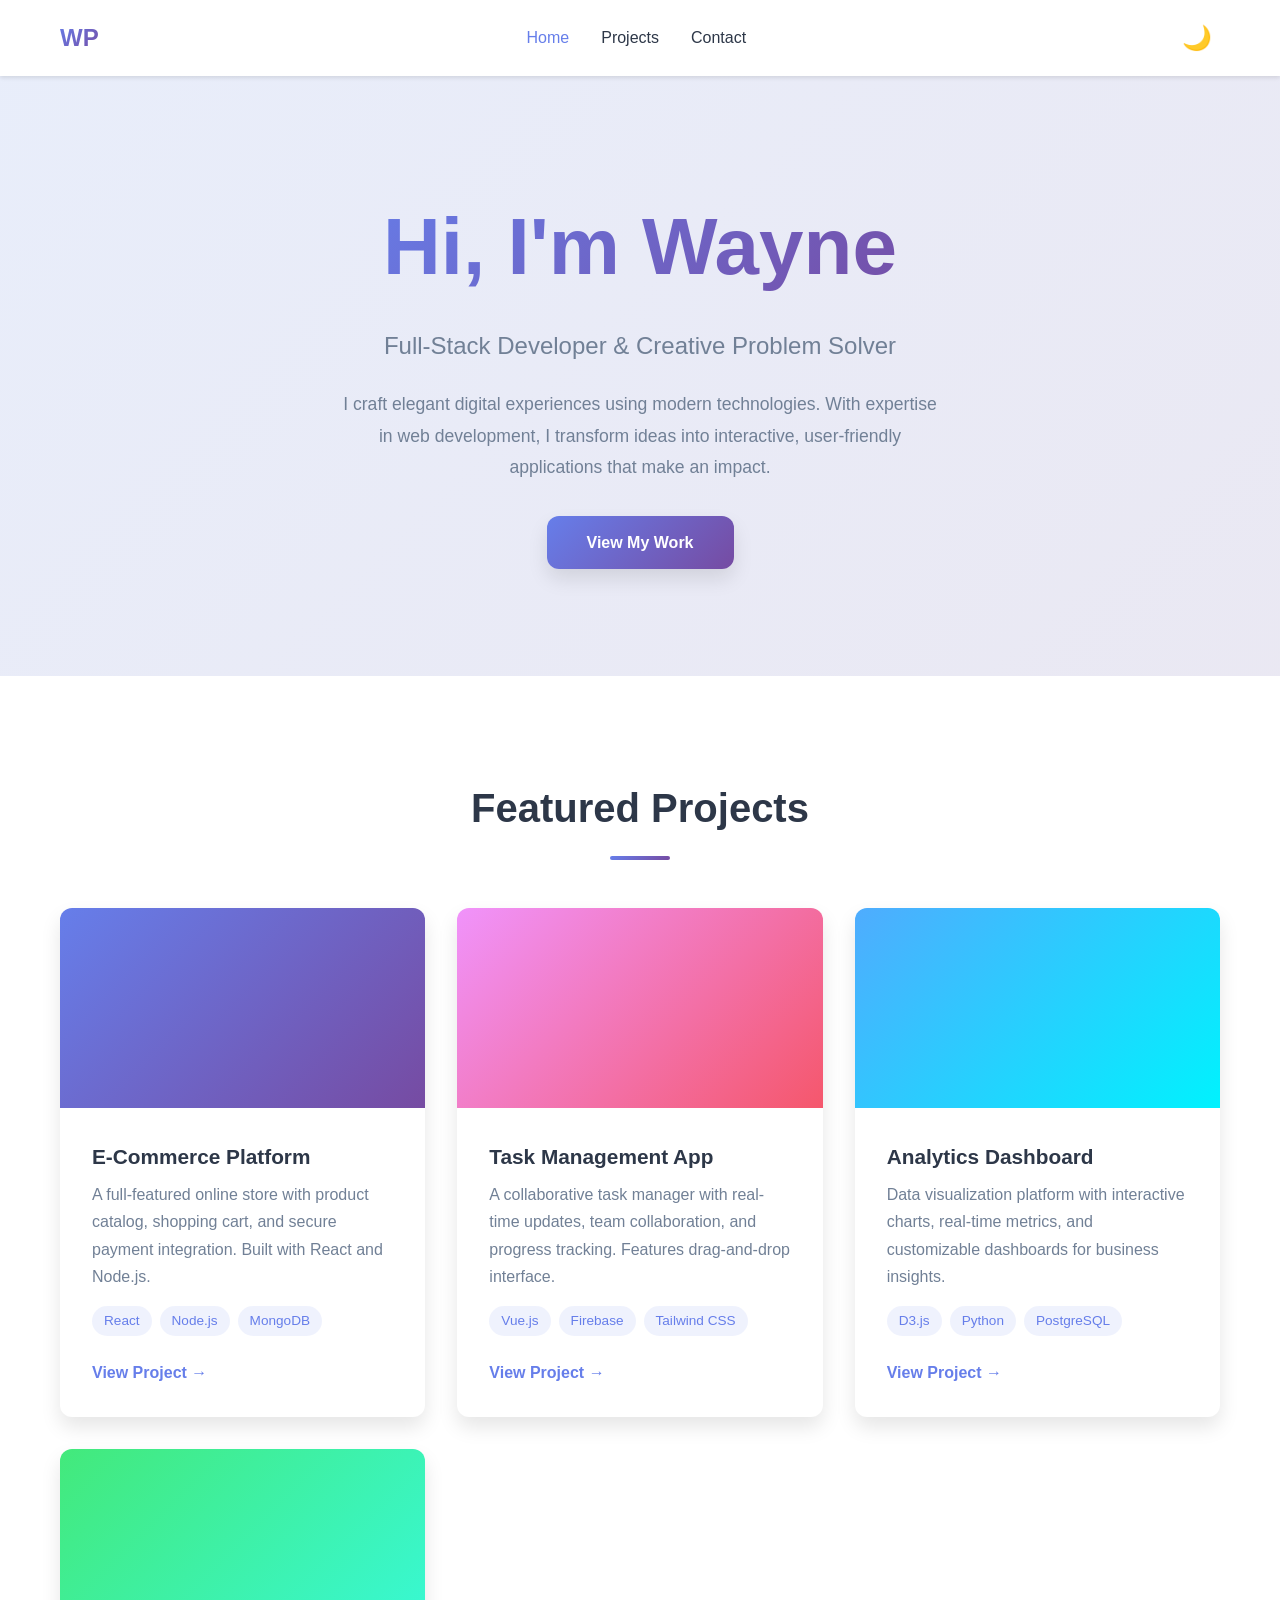
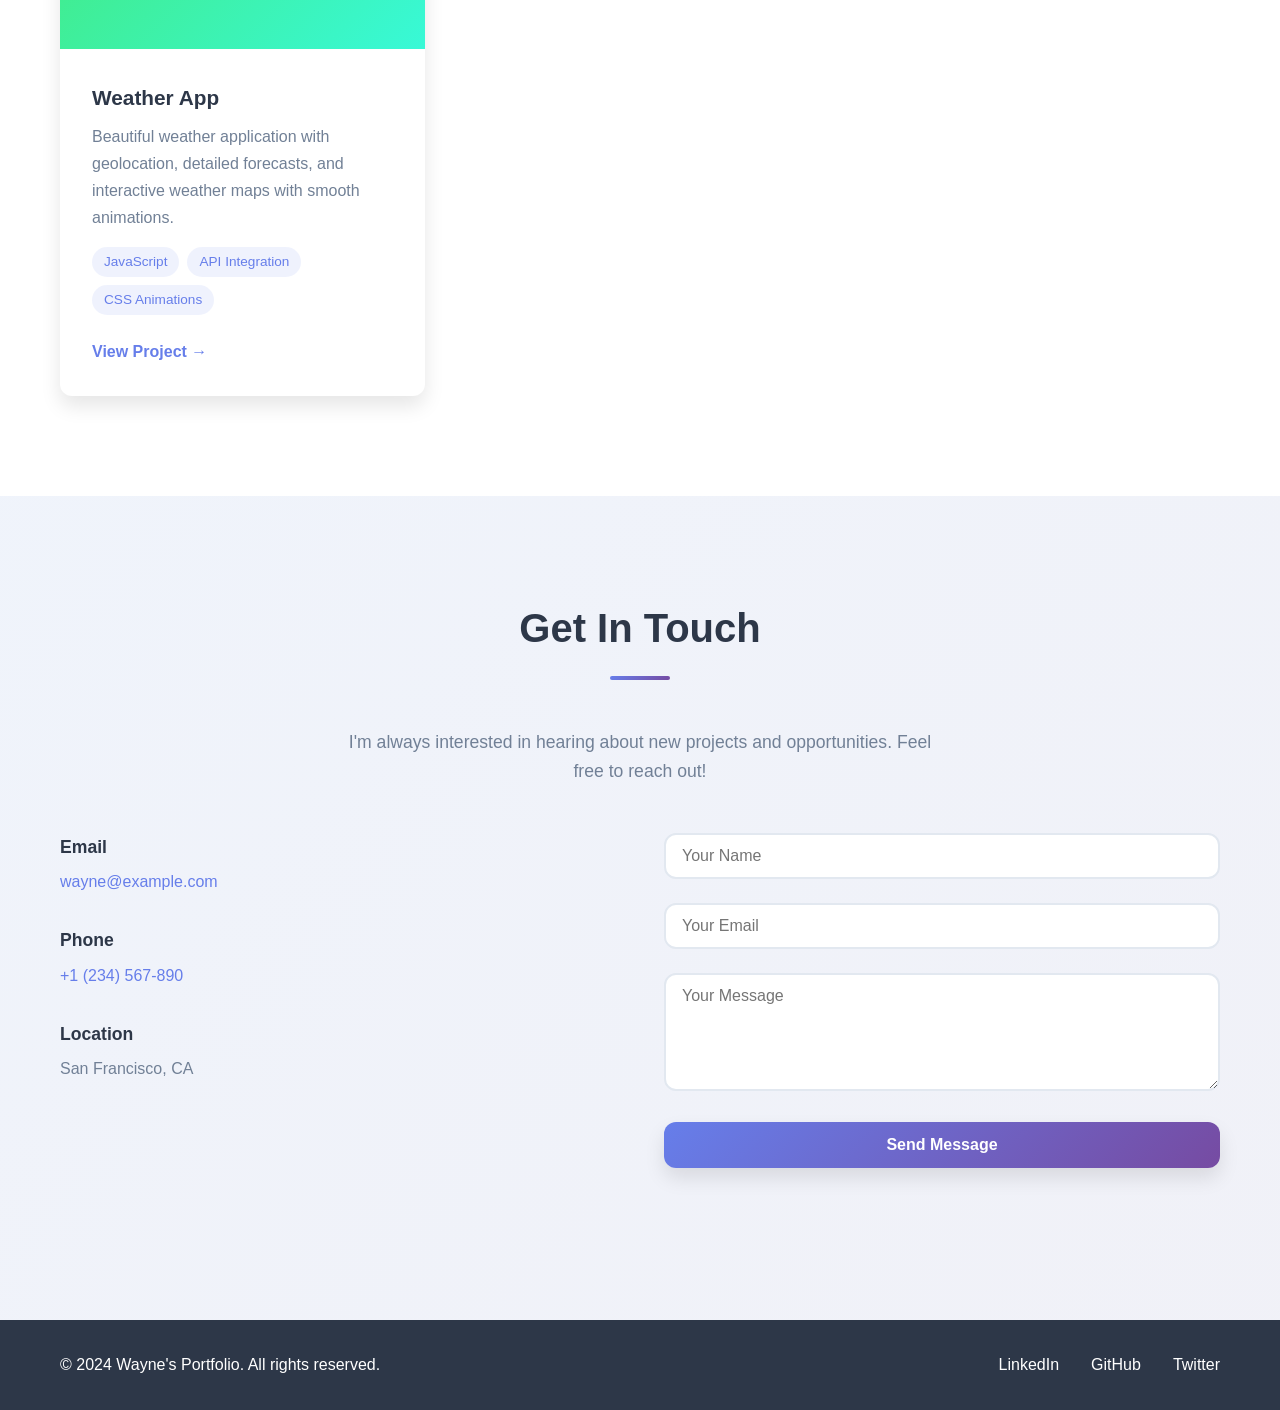
<file: myportfolio/index.html>
<!DOCTYPE html>
<html lang="en">
<head>
    <meta charset="UTF-8">
    <meta name="viewport" content="width=device-width, initial-scale=1.0">
    <title>Wayne's Portfolio</title>
    <link rel="stylesheet" href="styles.css">
</head>
<body>
    <!-- Navigation -->
    <nav class="navbar">
        <div class="container">
            <div class="nav-content">
                <div class="logo">WP</div>
                <ul class="nav-links">
                    <li><a href="#home">Home</a></li>
                    <li><a href="#projects">Projects</a></li>
                    <li><a href="#contact">Contact</a></li>
                </ul>
                <button id="themeToggle" class="theme-toggle" aria-label="Toggle dark mode">
                    <span class="theme-icon">🌙</span>
                </button>
            </div>
        </div>
    </nav>

    <!-- Header / Hero Section -->
    <header id="home" class="hero">
        <div class="container">
            <div class="hero-content">
                <h1 class="hero-title">Hi, I'm Wayne</h1>
                <p class="hero-subtitle">Full-Stack Developer & Creative Problem Solver</p>
                <p class="hero-bio">
                    I craft elegant digital experiences using modern technologies. 
                    With expertise in web development, I transform ideas into interactive, 
                    user-friendly applications that make an impact.
                </p>
                <a href="#projects" class="cta-button">View My Work</a>
            </div>
        </div>
    </header>

    <!-- Projects Section -->
    <section id="projects" class="projects">
        <div class="container">
            <h2 class="section-title">Featured Projects</h2>
            <div class="projects-grid">
                <!-- Project Card 1 -->
                <div class="project-card">
                    <div class="project-image" style="background: linear-gradient(135deg, #667eea 0%, #764ba2 100%);"></div>
                    <div class="project-content">
                        <h3 class="project-title">E-Commerce Platform</h3>
                        <p class="project-description">
                            A full-featured online store with product catalog, shopping cart, 
                            and secure payment integration. Built with React and Node.js.
                        </p>
                        <div class="project-tags">
                            <span class="tag">React</span>
                            <span class="tag">Node.js</span>
                            <span class="tag">MongoDB</span>
                        </div>
                        <a href="#" class="project-link">View Project →</a>
                    </div>
                </div>

                <!-- Project Card 2 -->
                <div class="project-card">
                    <div class="project-image" style="background: linear-gradient(135deg, #f093fb 0%, #f5576c 100%);"></div>
                    <div class="project-content">
                        <h3 class="project-title">Task Management App</h3>
                        <p class="project-description">
                            A collaborative task manager with real-time updates, team collaboration, 
                            and progress tracking. Features drag-and-drop interface.
                        </p>
                        <div class="project-tags">
                            <span class="tag">Vue.js</span>
                            <span class="tag">Firebase</span>
                            <span class="tag">Tailwind CSS</span>
                        </div>
                        <a href="#" class="project-link">View Project →</a>
                    </div>
                </div>

                <!-- Project Card 3 -->
                <div class="project-card">
                    <div class="project-image" style="background: linear-gradient(135deg, #4facfe 0%, #00f2fe 100%);"></div>
                    <div class="project-content">
                        <h3 class="project-title">Analytics Dashboard</h3>
                        <p class="project-description">
                            Data visualization platform with interactive charts, real-time metrics, 
                            and customizable dashboards for business insights.
                        </p>
                        <div class="project-tags">
                            <span class="tag">D3.js</span>
                            <span class="tag">Python</span>
                            <span class="tag">PostgreSQL</span>
                        </div>
                        <a href="#" class="project-link">View Project →</a>
                    </div>
                </div>

                <!-- Project Card 4 -->
                <div class="project-card">
                    <div class="project-image" style="background: linear-gradient(135deg, #43e97b 0%, #38f9d7 100%);"></div>
                    <div class="project-content">
                        <h3 class="project-title">Weather App</h3>
                        <p class="project-description">
                            Beautiful weather application with geolocation, detailed forecasts, 
                            and interactive weather maps with smooth animations.
                        </p>
                        <div class="project-tags">
                            <span class="tag">JavaScript</span>
                            <span class="tag">API Integration</span>
                            <span class="tag">CSS Animations</span>
                        </div>
                        <a href="#" class="project-link">View Project →</a>
                    </div>
                </div>
            </div>
        </div>
    </section>

    <!-- Contact Section -->
    <section id="contact" class="contact">
        <div class="container">
            <h2 class="section-title">Get In Touch</h2>
            <p class="contact-intro">
                I'm always interested in hearing about new projects and opportunities. 
                Feel free to reach out!
            </p>
            
            <div class="contact-content">
                <div class="contact-info">
                    <div class="info-item">
                        <h3>Email</h3>
                        <p><a href="mailto:wayne@example.com">wayne@example.com</a></p>
                    </div>
                    <div class="info-item">
                        <h3>Phone</h3>
                        <p><a href="tel:+1234567890">+1 (234) 567-890</a></p>
                    </div>
                    <div class="info-item">
                        <h3>Location</h3>
                        <p>San Francisco, CA</p>
                    </div>
                </div>

                <form class="contact-form" id="contactForm">
                    <div class="form-group">
                        <input 
                            type="text" 
                            placeholder="Your Name" 
                            required
                            id="name"
                        >
                    </div>
                    <div class="form-group">
                        <input 
                            type="email" 
                            placeholder="Your Email" 
                            required
                            id="email"
                        >
                    </div>
                    <div class="form-group">
                        <textarea 
                            placeholder="Your Message" 
                            rows="5" 
                            required
                            id="message"
                        ></textarea>
                    </div>
                    <button type="submit" class="submit-button">Send Message</button>
                    <p class="form-status" id="formStatus"></p>
                </form>
            </div>
        </div>
    </section>

    <!-- Footer -->
    <footer class="footer">
        <div class="container">
            <p>&copy; 2024 Wayne's Portfolio. All rights reserved.</p>
            <div class="social-links">
                <a href="#" class="social-link">LinkedIn</a>
                <a href="#" class="social-link">GitHub</a>
                <a href="#" class="social-link">Twitter</a>
            </div>
        </div>
    </footer>

    <script src="script.js"></script>
</body>
</html>
</file>
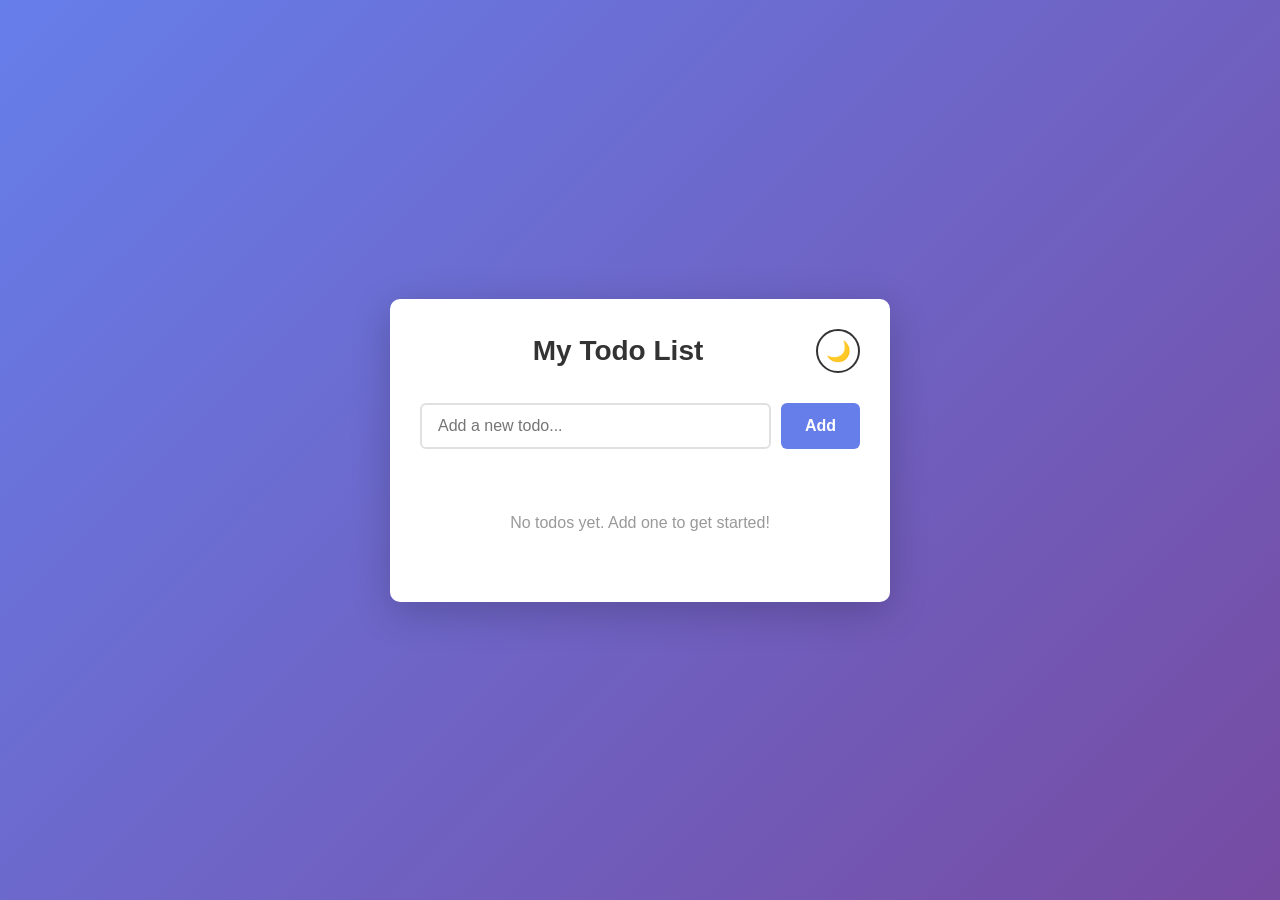
<file: todo-app/index.html>
<!DOCTYPE html>
<html lang="en">
<head>
    <meta charset="UTF-8">
    <meta name="viewport" content="width=device-width, initial-scale=1.0">
    <title>Todo App</title>
    <link rel="stylesheet" href="styles.css">
</head>
<body>
    <div class="container">
        <div class="header">
            <h1>My Todo List</h1>
            <button id="themeToggle" class="theme-toggle" aria-label="Toggle dark mode">🌙</button>
        </div>
        
        <div class="input-container">
            <input 
                type="text" 
                id="todoInput" 
                placeholder="Add a new todo..." 
                autocomplete="off"
            >
            <button id="addBtn">Add</button>
        </div>
        
        <ul id="todoList" class="todo-list"></ul>
    </div>

    <script src="script.js"></script>
</body>
</html>
</file>
<file: myportfolio/styles.css>
/* ========================================
   Root Variables & Global Styles
   ======================================== */
:root {
    --primary-color: #667eea;
    --secondary-color: #764ba2;
    --accent-color: #f5576c;
    --text-dark: #2d3748;
    --text-light: #718096;
    --background: #f7fafc;
    --white: #ffffff;
    --border-radius: 12px;
    --transition: all 0.3s cubic-bezier(0.4, 0, 0.2, 1);
    --shadow-sm: 0 2px 4px rgba(0, 0, 0, 0.1);
    --shadow-md: 0 10px 20px rgba(0, 0, 0, 0.1);
    --shadow-lg: 0 20px 40px rgba(0, 0, 0, 0.15);
}

/* Dark mode variables */
:root[data-theme="dark"] {
    --text-dark: #e2e8f0;
    --text-light: #cbd5e0;
    --background: #1a202c;
    --white: #2d3748;
    --shadow-sm: 0 2px 4px rgba(0, 0, 0, 0.3);
    --shadow-md: 0 10px 20px rgba(0, 0, 0, 0.3);
    --shadow-lg: 0 20px 40px rgba(0, 0, 0, 0.4);
}

* {
    margin: 0;
    padding: 0;
    box-sizing: border-box;
}

html {
    scroll-behavior: smooth;
}

body {
    font-family: -apple-system, BlinkMacSystemFont, 'Segoe UI', Roboto, Oxygen, Ubuntu, Cantarell, sans-serif;
    color: var(--text-dark);
    background-color: var(--background);
    line-height: 1.6;
    transition: background-color 0.3s ease, color 0.3s ease;
}

.container {
    max-width: 1200px;
    margin: 0 auto;
    padding: 0 20px;
}

/* ========================================
   Navigation
   ======================================== */
.navbar {
    position: sticky;
    top: 0;
    background: var(--white);
    box-shadow: var(--shadow-sm);
    z-index: 100;
}

.navbar .container {
    padding: 0 20px;
}

.nav-content {
    display: flex;
    justify-content: space-between;
    align-items: center;
    padding: 1rem 0;
}

.logo {
    font-size: 1.5rem;
    font-weight: 700;
    background: linear-gradient(135deg, var(--primary-color), var(--secondary-color));
    -webkit-background-clip: text;
    -webkit-text-fill-color: transparent;
    background-clip: text;
}

.nav-links {
    display: flex;
    list-style: none;
    gap: 2rem;
}

.nav-links a {
    text-decoration: none;
    color: var(--text-dark);
    font-weight: 500;
    transition: var(--transition);
    position: relative;
}

.nav-links a::after {
    content: '';
    position: absolute;
    bottom: -5px;
    left: 0;
    width: 0;
    height: 2px;
    background: linear-gradient(135deg, var(--primary-color), var(--secondary-color));
    transition: var(--transition);
}

.nav-links a:hover::after {
    width: 100%;
}

.theme-toggle {
    background: none;
    border: none;
    font-size: 1.5rem;
    cursor: pointer;
    transition: var(--transition);
    padding: 8px;
    border-radius: 50%;
    display: flex;
    align-items: center;
    justify-content: center;
    color: var(--text-dark);
}

.theme-toggle:hover {
    background-color: rgba(102, 126, 234, 0.1);
    transform: scale(1.1);
}

.theme-icon {
    display: inline-block;
    transition: transform 0.3s ease;
}

.theme-toggle:active .theme-icon {
    transform: rotate(20deg);
}

/* ========================================
   Hero Section
   ======================================== */
.hero {
    background: linear-gradient(135deg, rgba(102, 126, 234, 0.1) 0%, rgba(118, 75, 162, 0.1) 100%);
    padding: 100px 0;
    display: flex;
    align-items: center;
    min-height: 600px;
}

.hero-content {
    text-align: center;
}

.hero-title {
    font-size: 5rem;
    font-weight: 700;
    margin-bottom: 1rem;
    background: linear-gradient(135deg, var(--primary-color), var(--secondary-color));
    -webkit-background-clip: text;
    -webkit-text-fill-color: transparent;
    background-clip: text;
}

.hero-subtitle {
    font-size: 1.5rem;
    color: var(--text-light);
    margin-bottom: 1.5rem;
    font-weight: 500;
}

.hero-bio {
    font-size: 1.1rem;
    color: var(--text-light);
    max-width: 600px;
    margin: 0 auto 2rem;
    line-height: 1.8;
}

.cta-button {
    display: inline-block;
    background: linear-gradient(135deg, var(--primary-color), var(--secondary-color));
    color: var(--white);
    padding: 14px 40px;
    border-radius: var(--border-radius);
    text-decoration: none;
    font-weight: 600;
    transition: var(--transition);
    box-shadow: var(--shadow-md);
    transform: translateY(0);
}

.cta-button:hover {
    transform: translateY(-3px);
    box-shadow: var(--shadow-lg);
}

/* ========================================
   Projects Section
   ======================================== */
.projects {
    padding: 100px 0;
    background-color: var(--white);
}

.section-title {
    font-size: 2.5rem;
    font-weight: 700;
    text-align: center;
    margin-bottom: 3rem;
    color: var(--text-dark);
    position: relative;
}

.section-title::after {
    content: '';
    display: block;
    width: 60px;
    height: 4px;
    background: linear-gradient(135deg, var(--primary-color), var(--secondary-color));
    margin: 1rem auto 0;
    border-radius: 2px;
}

.projects-grid {
    display: grid;
    grid-template-columns: repeat(auto-fit, minmax(280px, 1fr));
    gap: 2rem;
}

.project-card {
    background: var(--white);
    border-radius: var(--border-radius);
    overflow: hidden;
    box-shadow: var(--shadow-md);
    transition: var(--transition);
    display: flex;
    flex-direction: column;
}

.project-card:hover {
    transform: translateY(-10px);
    box-shadow: var(--shadow-lg);
}

.project-image {
    width: 100%;
    height: 200px;
    background-size: cover;
    background-position: center;
    transition: var(--transition);
}

.project-card:hover .project-image {
    transform: scale(1.05);
}

.project-content {
    padding: 2rem;
    flex-grow: 1;
    display: flex;
    flex-direction: column;
}

.project-title {
    font-size: 1.3rem;
    font-weight: 600;
    margin-bottom: 0.5rem;
    color: var(--text-dark);
}

.project-description {
    color: var(--text-light);
    margin-bottom: 1rem;
    flex-grow: 1;
    line-height: 1.7;
}

.project-tags {
    display: flex;
    flex-wrap: wrap;
    gap: 0.5rem;
    margin-bottom: 1.5rem;
}

.tag {
    display: inline-block;
    background: rgba(102, 126, 234, 0.1);
    color: var(--primary-color);
    padding: 4px 12px;
    border-radius: 20px;
    font-size: 0.85rem;
    font-weight: 500;
}

.project-link {
    color: var(--primary-color);
    text-decoration: none;
    font-weight: 600;
    display: inline-flex;
    align-items: center;
    transition: var(--transition);
    width: fit-content;
}

.project-link:hover {
    transform: translateX(5px);
}

/* ========================================
   Contact Section
   ======================================== */
.contact {
    padding: 100px 0;
    background: linear-gradient(135deg, rgba(102, 126, 234, 0.05) 0%, rgba(118, 75, 162, 0.05) 100%);
}

.contact-intro {
    text-align: center;
    font-size: 1.1rem;
    color: var(--text-light);
    margin-bottom: 3rem;
    max-width: 600px;
    margin-left: auto;
    margin-right: auto;
}

.contact-content {
    display: grid;
    grid-template-columns: 1fr 1fr;
    gap: 3rem;
    align-items: start;
}

.contact-info {
    display: flex;
    flex-direction: column;
    gap: 2rem;
}

.info-item h3 {
    color: var(--text-dark);
    font-size: 1.1rem;
    margin-bottom: 0.5rem;
}

.info-item p {
    color: var(--text-light);
    font-size: 1rem;
}

.info-item a {
    color: var(--primary-color);
    text-decoration: none;
    transition: var(--transition);
}

.info-item a:hover {
    color: var(--secondary-color);
}

.contact-form {
    display: flex;
    flex-direction: column;
    gap: 1.5rem;
}

.form-group input,
.form-group textarea {
    width: 100%;
    padding: 12px 16px;
    border: 2px solid #e2e8f0;
    border-radius: var(--border-radius);
    font-family: inherit;
    font-size: 1rem;
    transition: var(--transition);
    resize: vertical;
    background-color: var(--white);
    color: var(--text-dark);
}

:root[data-theme="dark"] .form-group input,
:root[data-theme="dark"] .form-group textarea {
    border-color: #4a5568;
    background-color: #2d3748;
}

.form-group input:focus,
.form-group textarea:focus {
    outline: none;
    border-color: var(--primary-color);
    box-shadow: 0 0 0 3px rgba(102, 126, 234, 0.1);
}

.submit-button {
    background: linear-gradient(135deg, var(--primary-color), var(--secondary-color));
    color: var(--white);
    padding: 14px 32px;
    border: none;
    border-radius: var(--border-radius);
    font-weight: 600;
    font-size: 1rem;
    cursor: pointer;
    transition: var(--transition);
    box-shadow: var(--shadow-md);
}

.submit-button:hover {
    transform: translateY(-2px);
    box-shadow: var(--shadow-lg);
}

.submit-button:active {
    transform: translateY(0);
}

.form-status {
    text-align: center;
    margin-top: 0.5rem;
    font-size: 0.9rem;
    min-height: 20px;
}

.form-status.success {
    color: #48bb78;
}

.form-status.error {
    color: #f56565;
}

/* ========================================
   Footer
   ======================================== */
.footer {
    background: var(--text-dark);
    color: var(--white);
    padding: 2rem 0;
    text-align: center;
}

.footer .container {
    display: flex;
    justify-content: space-between;
    align-items: center;
    flex-wrap: wrap;
    gap: 1rem;
}

.social-links {
    display: flex;
    gap: 2rem;
}

.social-link {
    color: var(--white);
    text-decoration: none;
    transition: var(--transition);
}

.social-link:hover {
    color: var(--primary-color);
}

/* ========================================
   Responsive Design
   ======================================== */
@media (max-width: 768px) {
    .hero-title {
        font-size: 2.5rem;
    }

    .hero-subtitle {
        font-size: 1.2rem;
    }

    .hero {
        min-height: 400px;
        padding: 60px 0;
    }

    .section-title {
        font-size: 1.8rem;
    }

    .nav-links {
        gap: 1rem;
    }

    .nav-content {
        gap: 1rem;
    }

    .projects-grid {
        grid-template-columns: 1fr;
    }

    .contact-content {
        grid-template-columns: 1fr;
        gap: 2rem;
    }

    .footer .container {
        flex-direction: column;
    }
}

@media (max-width: 480px) {
    .hero-title {
        font-size: 2rem;
    }

    .hero-subtitle {
        font-size: 1rem;
    }

    .section-title {
        font-size: 1.5rem;
    }

    .nav-links {
        gap: 0.5rem;
        font-size: 0.9rem;
    }

    .projects-grid {
        gap: 1.5rem;
    }
}
</file>
<file: todo-app/styles.css>
* {
    margin: 0;
    padding: 0;
    box-sizing: border-box;
}

:root {
    --bg-gradient: linear-gradient(135deg, #667eea 0%, #764ba2 100%);
    --bg-color: #ffffff;
    --text-color: #333333;
    --text-secondary: #999999;
    --input-border: #e0e0e0;
    --input-focus: #667eea;
    --btn-primary: #667eea;
    --btn-primary-hover: #5568d3;
    --item-bg: #f9f9f9;
    --item-hover-bg: #f0f0f0;
    --item-border: #667eea;
    --container-shadow: rgba(0, 0, 0, 0.2);
}

body.dark-mode {
    --bg-gradient: linear-gradient(135deg, #1a1a2e 0%, #16213e 100%);
    --bg-color: #1e1e1e;
    --text-color: #e0e0e0;
    --text-secondary: #999999;
    --input-border: #444444;
    --input-focus: #7c88ff;
    --btn-primary: #7c88ff;
    --btn-primary-hover: #6b78ff;
    --item-bg: #2a2a2a;
    --item-hover-bg: #333333;
    --item-border: #7c88ff;
    --container-shadow: rgba(0, 0, 0, 0.5);
}

body {
    font-family: -apple-system, BlinkMacSystemFont, 'Segoe UI', Roboto, Oxygen, Ubuntu, Cantarell, sans-serif;
    background: var(--bg-gradient);
    min-height: 100vh;
    display: flex;
    justify-content: center;
    align-items: center;
    padding: 20px;
    transition: background 0.3s ease;
}

.container {
    background: var(--bg-color);
    border-radius: 10px;
    box-shadow: 0 10px 40px var(--container-shadow);
    padding: 30px;
    max-width: 500px;
    width: 100%;
    transition: background 0.3s ease, box-shadow 0.3s ease;
}

.header {
    display: flex;
    justify-content: space-between;
    align-items: center;
    margin-bottom: 30px;
}

h1 {
    color: var(--text-color);
    font-size: 28px;
    flex: 1;
    text-align: center;
    transition: color 0.3s ease;
}

.theme-toggle {
    background: none;
    border: 2px solid var(--text-color);
    border-radius: 50%;
    width: 44px;
    height: 44px;
    font-size: 20px;
    cursor: pointer;
    display: flex;
    align-items: center;
    justify-content: center;
    transition: all 0.3s ease;
    color: var(--text-color);
}

.theme-toggle:hover {
    background: var(--input-focus);
    border-color: var(--input-focus);
    transform: scale(1.05);
}

.input-container {
    display: flex;
    gap: 10px;
    margin-bottom: 25px;
}

#todoInput {
    flex: 1;
    padding: 12px 16px;
    border: 2px solid var(--input-border);
    border-radius: 6px;
    font-size: 16px;
    transition: border-color 0.3s ease, background 0.3s ease, color 0.3s ease;
    background: var(--bg-color);
    color: var(--text-color);
}

#todoInput:focus {
    outline: none;
    border-color: var(--input-focus);
}

#addBtn {
    padding: 12px 24px;
    background: var(--btn-primary);
    color: white;
    border: none;
    border-radius: 6px;
    font-size: 16px;
    font-weight: 600;
    cursor: pointer;
    transition: background 0.3s ease;
}

#addBtn:hover {
    background: var(--btn-primary-hover);
}

#addBtn:active {
    transform: scale(0.98);
}

.todo-list {
    list-style: none;
}

.todo-item {
    display: flex;
    align-items: center;
    justify-content: space-between;
    padding: 16px;
    background: var(--item-bg);
    border-radius: 6px;
    margin-bottom: 10px;
    transition: all 0.3s ease;
    border-left: 4px solid var(--item-border);
}

.todo-item:hover {
    background: var(--item-hover-bg);
    box-shadow: 0 2px 8px var(--container-shadow);
}

.todo-item.completed .todo-text {
    text-decoration: line-through;
    color: var(--text-secondary);
}

.todo-text {
    flex: 1;
    color: var(--text-color);
    font-size: 16px;
    cursor: pointer;
    word-break: break-word;
    user-select: none;
    transition: color 0.3s ease;
}

.delete-btn {
    padding: 8px 12px;
    background: #ff6b6b;
    color: white;
    border: none;
    border-radius: 4px;
    cursor: pointer;
    font-size: 14px;
    font-weight: 600;
    transition: background 0.3s ease;
    min-width: 70px;
}

.delete-btn:hover {
    background: #ff5252;
}

.delete-btn:active {
    transform: scale(0.95);
}

.empty-message {
    text-align: center;
    color: var(--text-secondary);
    padding: 40px 20px;
    font-size: 16px;
    transition: color 0.3s ease;
}
</file>
